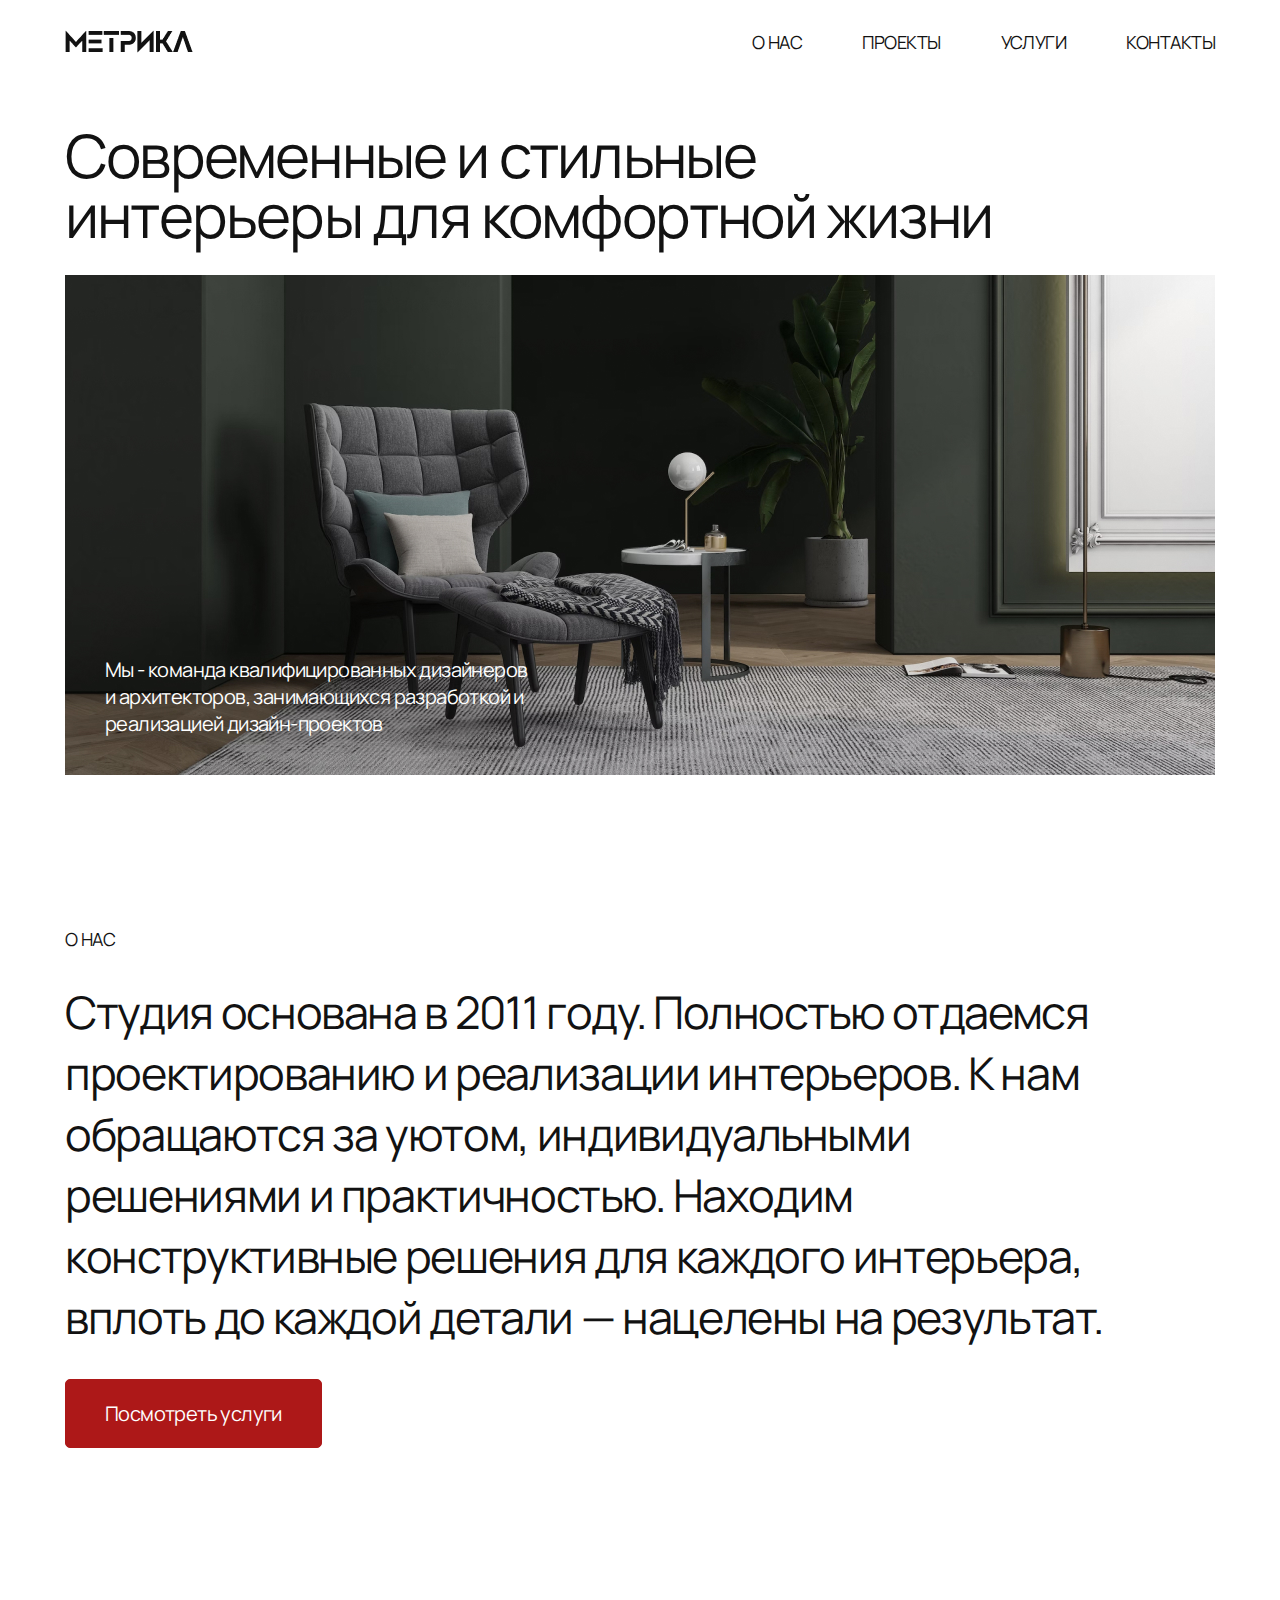
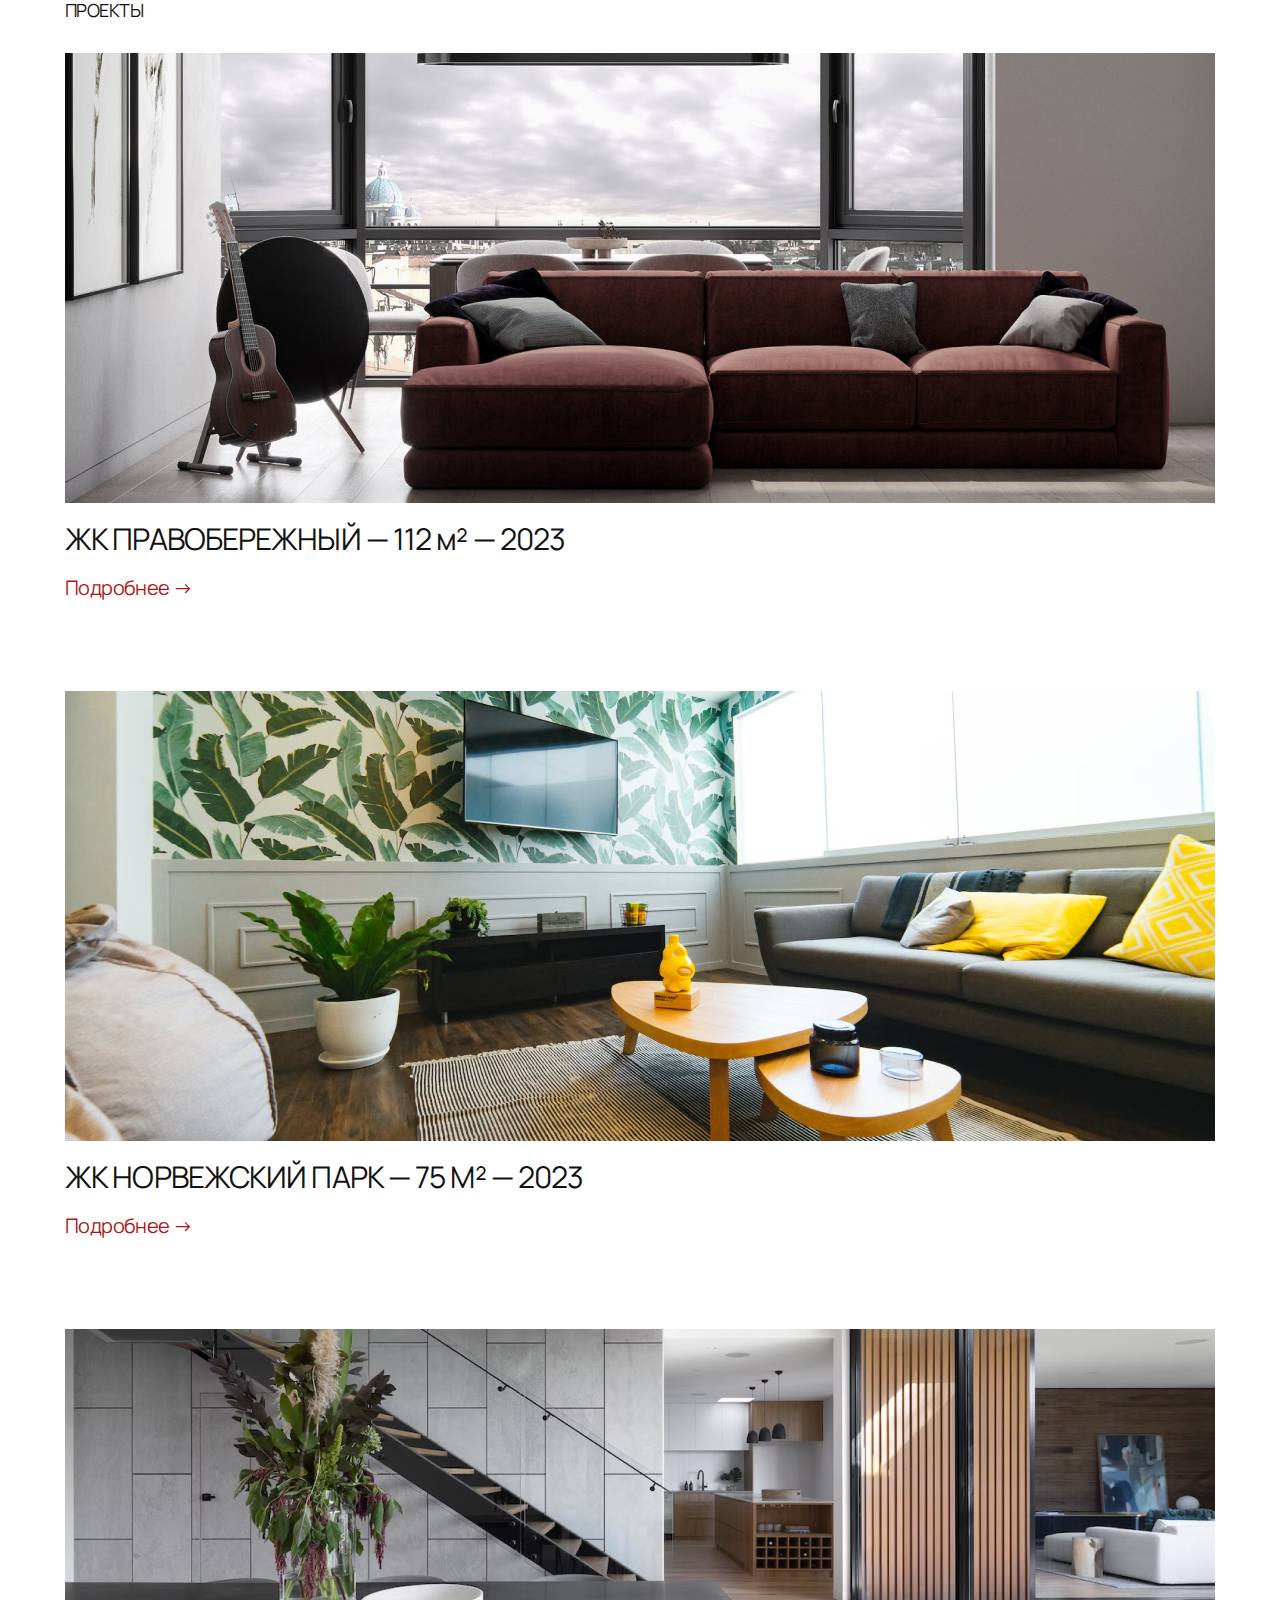
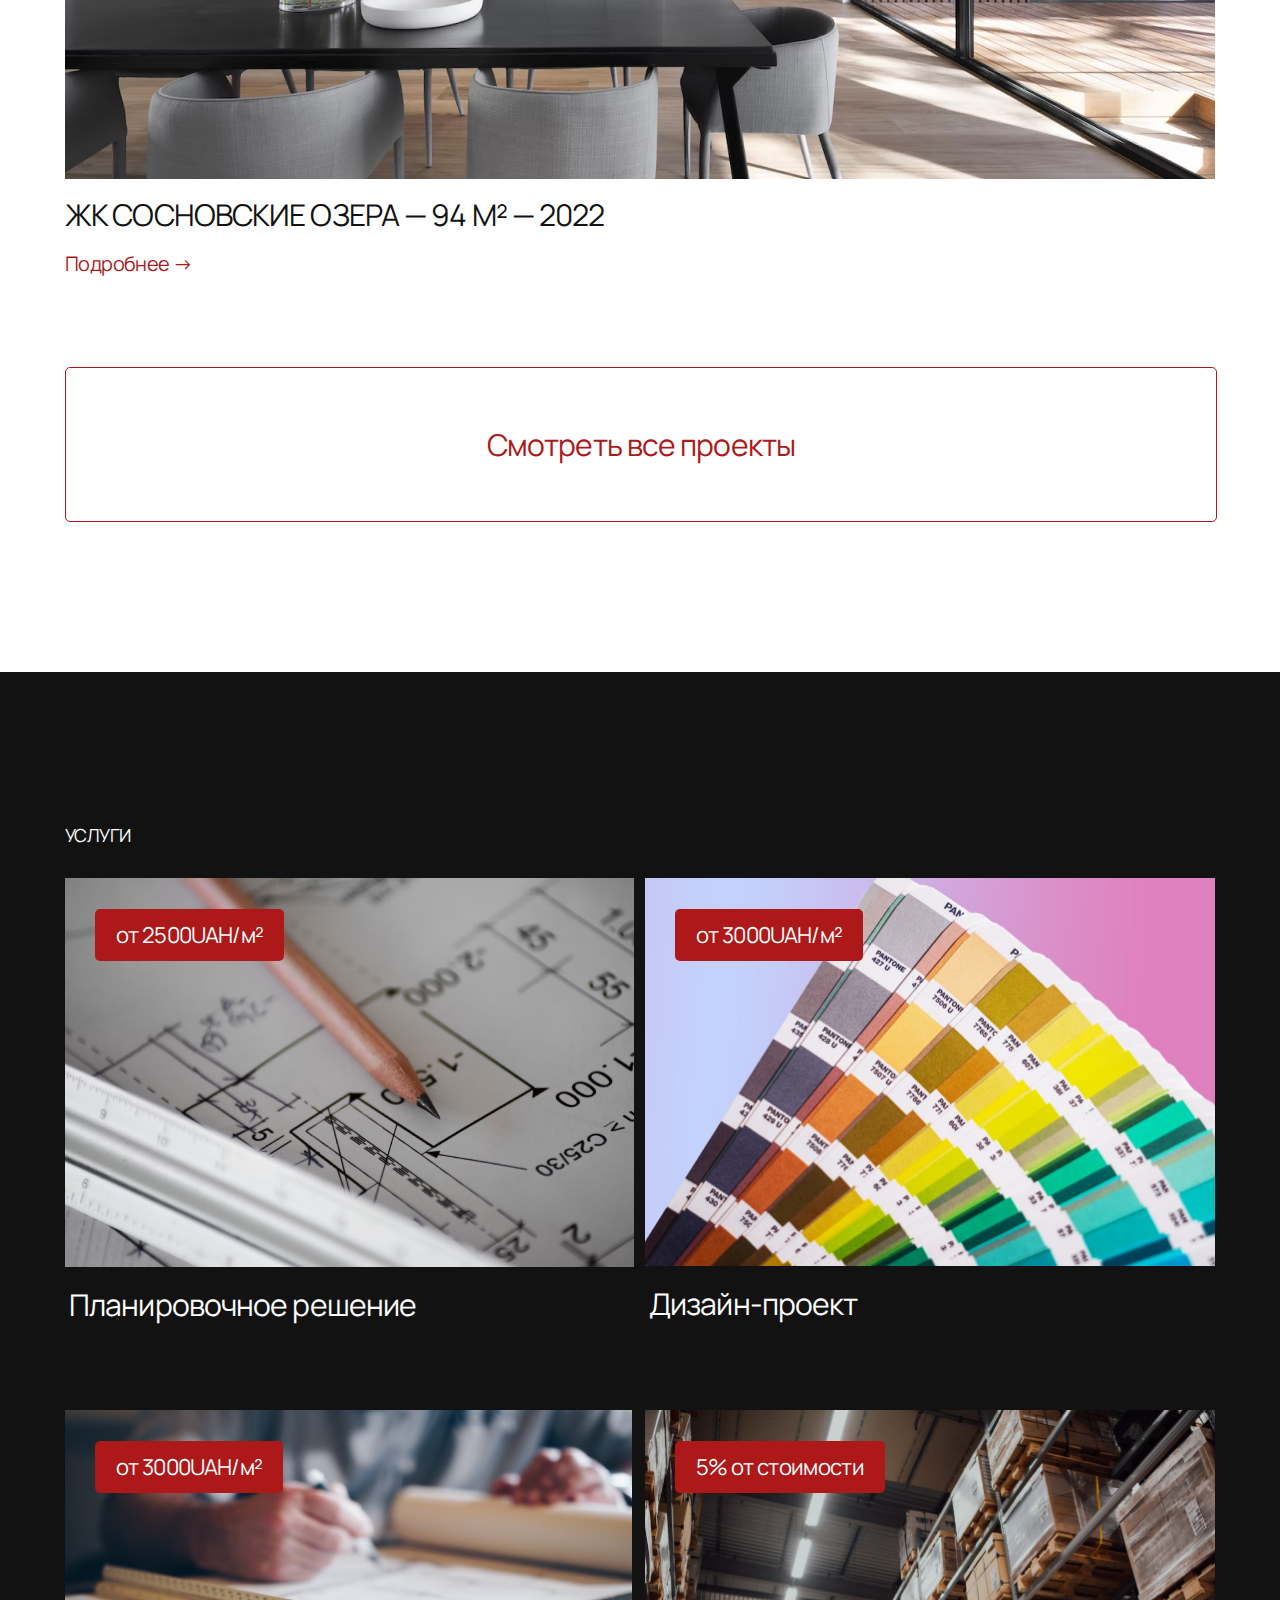
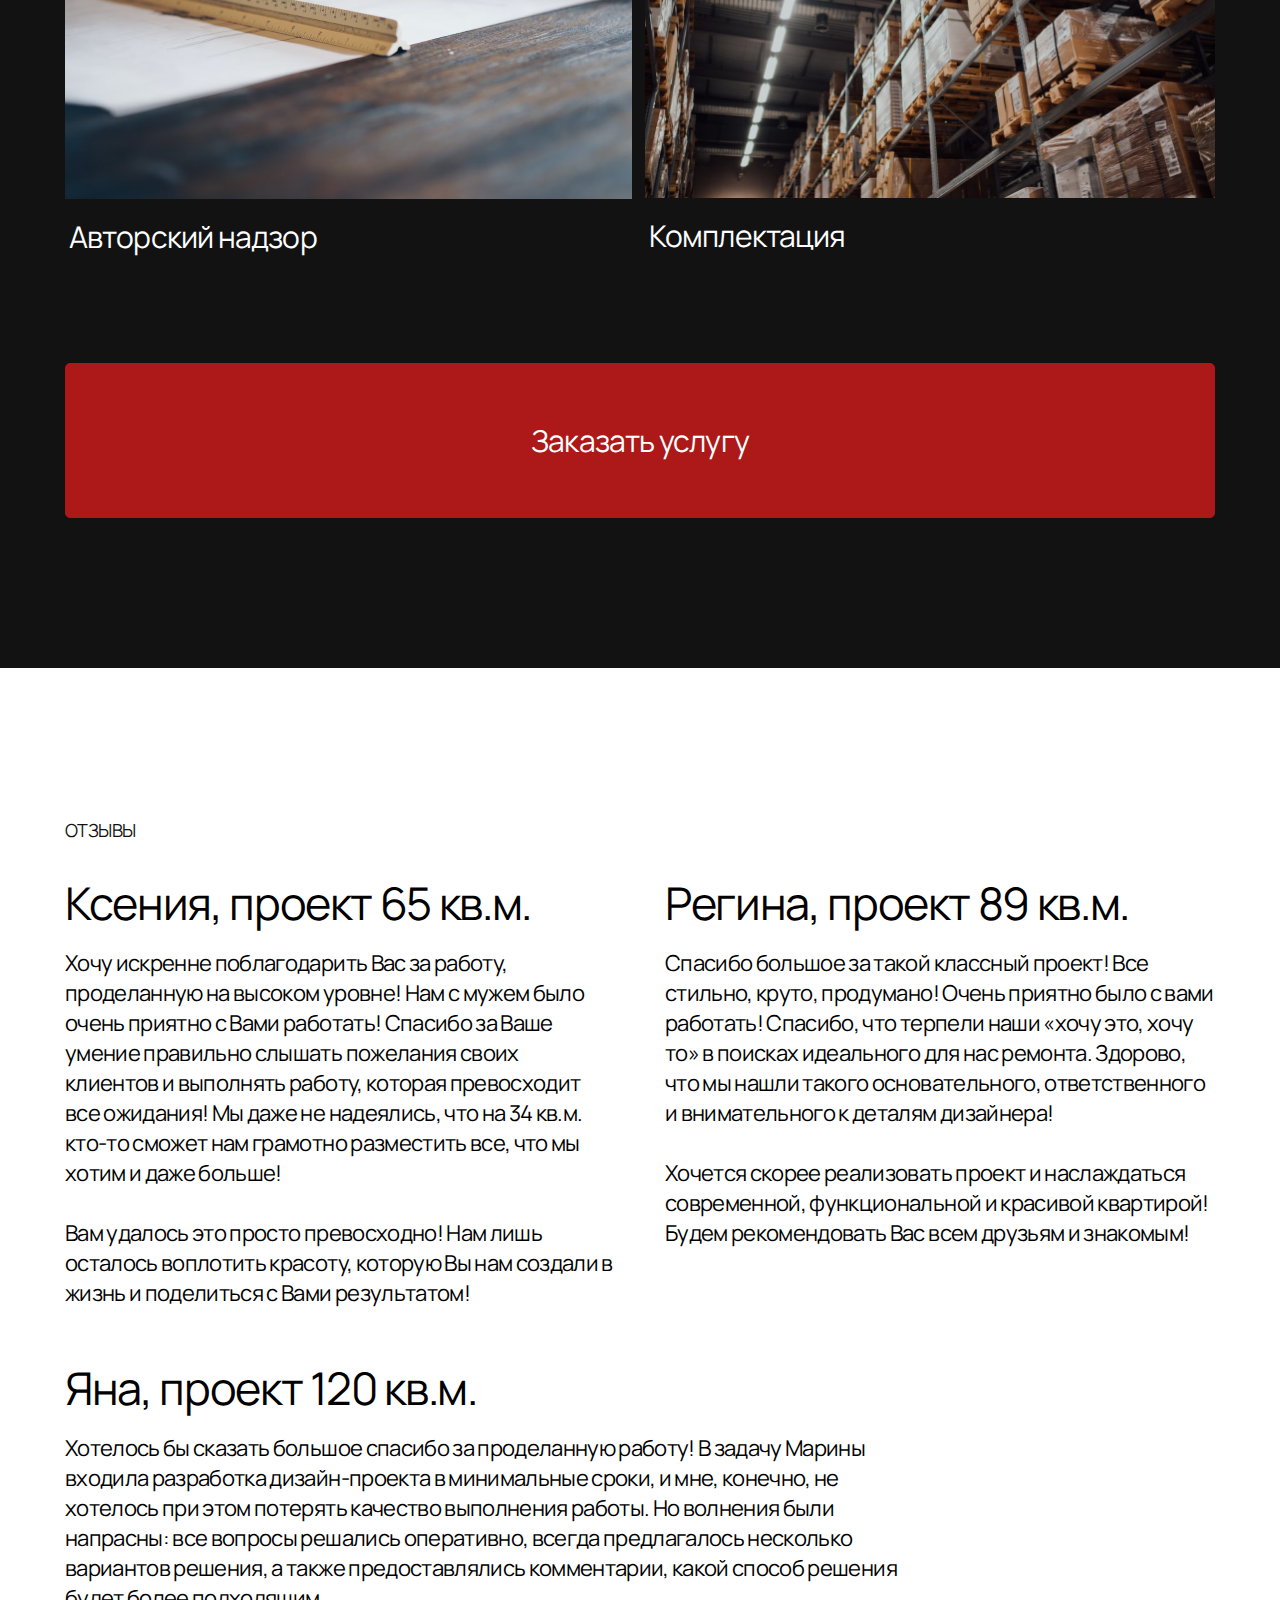
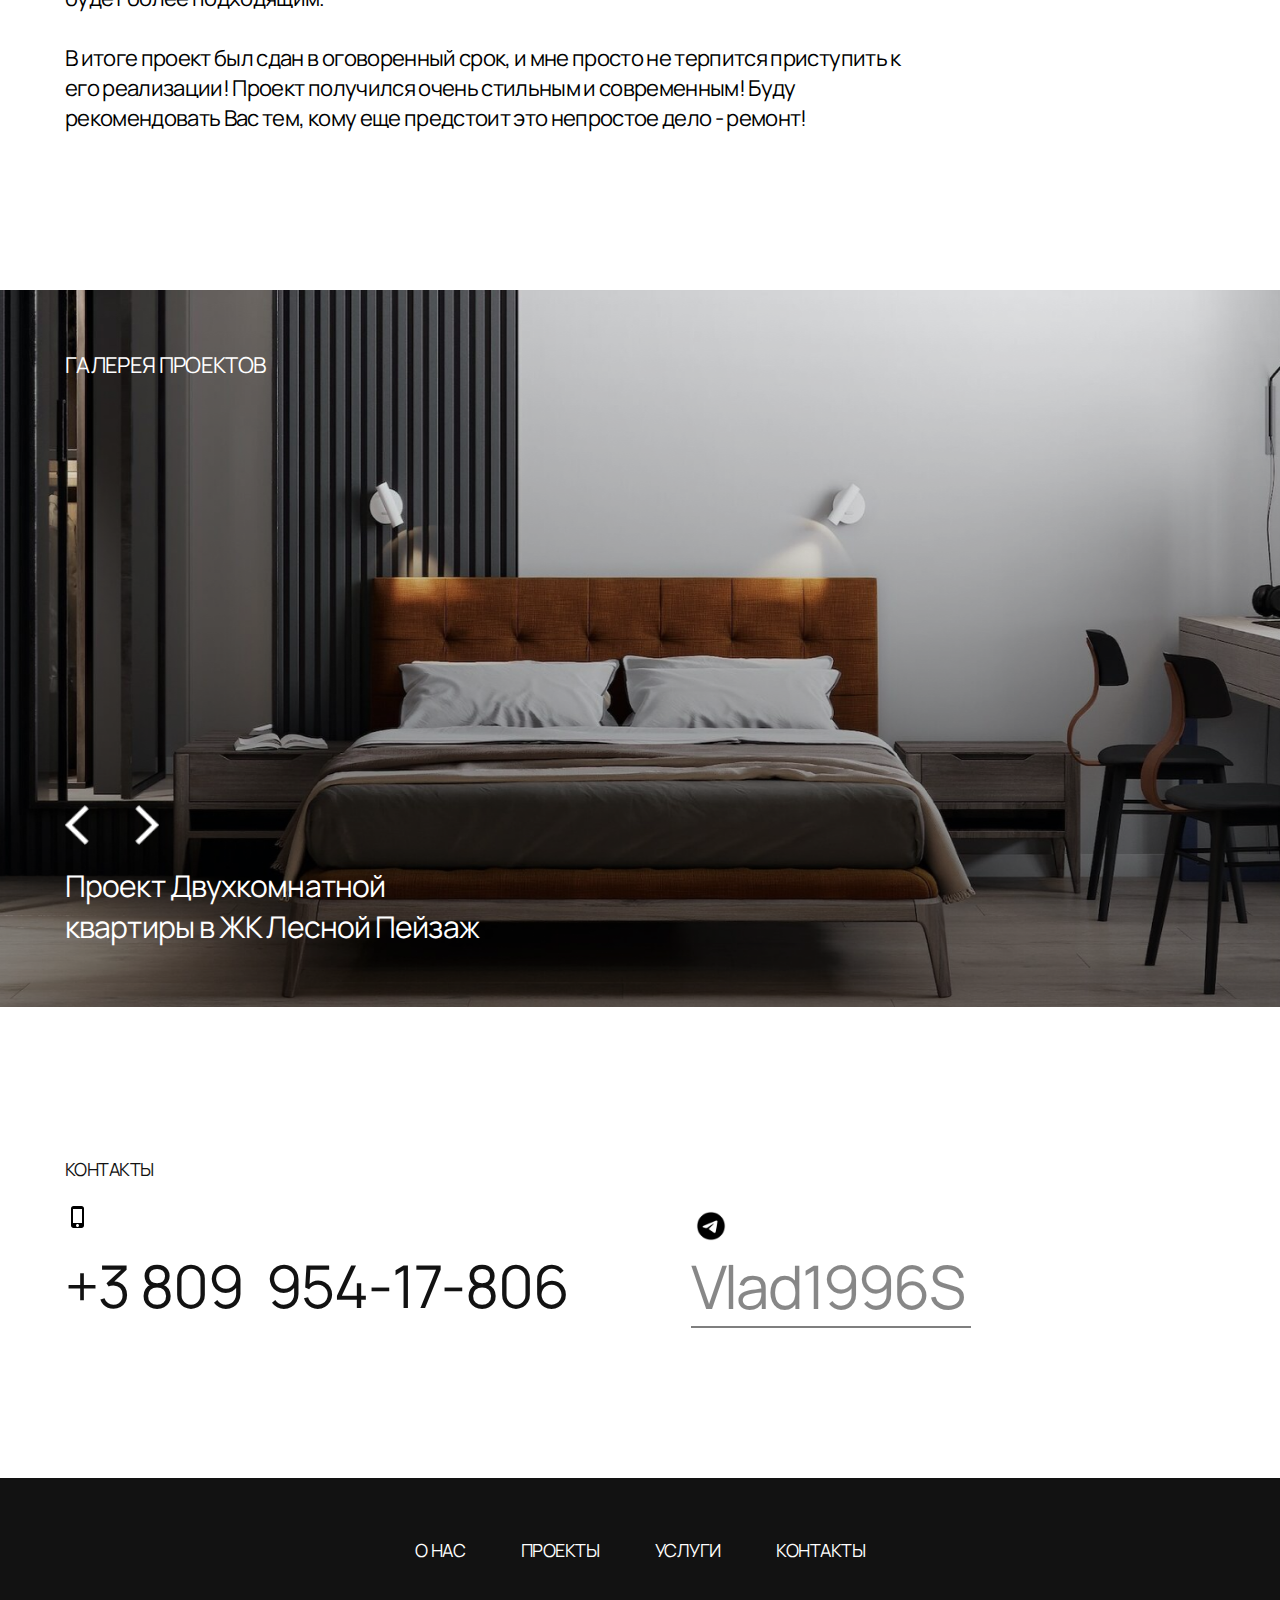
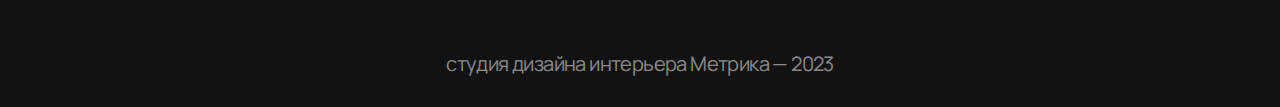
<file: index.html>
<!DOCTYPE html>
<html lang="en">
<head>
  <meta charset="UTF-8">
  <meta http-equiv="X-UA-Compatible" content="IE=edge">
  <meta name="viewport" content="width=device-width, initial-scale=1.0">
  <title>Metrika</title>

  <link rel="shortcut icon" href="img/favicon.png" type="image/x-icon">
  <link rel="stylesheet" href="styles/reset.css">

  <link rel="preconnect" href="https://fonts.googleapis.com">
  <link rel="preconnect" href="https://fonts.gstatic.com" crossorigin>
  <link href="https://fonts.googleapis.com/css2?family=Manrope&display=swap" rel="stylesheet">

  <link rel="stylesheet" href="styles/main.css">
</head>
  <body>
    
    <!--nav start-->
    <header class="header">
      <div class="header__container container">
        <div class="header__inner">
          <div class="header__logo">
            <img 
            class="header__img" 
            src="img/Метрика .png" 
            alt="Иконка бренда метрика состоящая из слова Метрика">
          </div>          
          <nav class="header__nav">
            <ul class="header__nav-lists">
              <li class="header__nav-list">
                <a class="nav__link" href="#about__us-container">О НАС</a>
              </li>
              <li class="header__nav-list">
                <a class="nav__link" href="#projects__section">ПРОЕКТЫ</a>
              </li>
              <li class="header__nav-list">
                <a class="nav__link" href="#services__section">УСЛУГИ</a>
              </li>
              <li class="header__nav-list">
                <a class="nav__link" href="#contacts__section">КОНТАКТЫ</a>
              </li>
            </ul>            
          </nav>
          <button class="js-burger-btn burger-btn_open"></button>
        </div>
      </div>
    </header>

    <div class="js-burger burger">
      <div class="burger__content">
        <div class="header__logo-burger">
          <img 
          class="header__img" 
          src="img/Метрика .png" 
          alt="Иконка бренда метрика состоящая из слова Метрика">
        </div>
        <button class="js-burger-btn-close burger-btn_close">
          <img  class="burger-btn_close-img" src="img/burger-cross-close.png" alt="">
        </button> 
        <nav class="header__nav-burger">
          <ul class="header__nav-burger-lists">
            <li class="header__nav-burger-list">
              <a class="nav__burger-link" href="#about__us-container">О НАС</a>
            </li>
            <li class="header__nav-list">
              <a class="nav__burger-link" href="#projects__section">ПРОЕКТЫ</a>
            </li>
            <li class="header__nav-list">
              <a class="nav__burger-link" href="#services__section">УСЛУГИ</a>
            </li>
            <li class="header__nav-list">
              <a class="nav__burger-link" href="#contacts__section">КОНТАКТЫ</a>
            </li>
          </ul> 
        </nav>
        <div class="js-burger__content header-burger__contacts">
          <p class="burger__contacts-text">для связи:</p>
          <div class="burger__contacts-phone"><a href="tel:+79358954535">+7 935&nbsp; 895-45-35</a></div>
          <div class="burger__contacts-email"><a href="https://t.me/Vlad1996S" target="_blank">Vlad1996S</a></div>
        </div>
      </div>
    </div>
    <!--nav finish--> 

  <main class="main">
    <div class="whitespace__section">
      <div class="intro__container">
        <h1 class="intro__title">Современные и стильные интерьеры для комфортной жизни</h1>
        <div class="intro__pictures">
          <picture>
            <source media="(max-width:767px)" srcset="img/design-350x304.png" type="image/png">
            <source media="(max-width:1199px)" srcset="img/design-928x400.png" type="image/png">
            <img src="img/design-1150x500.jpg" alt="modern loft gray design of flat" class="about__us-img">
          </picture>
        </div>
        <div class="intro__description">
            <p>Мы - команда квалифицированных дизайнеров и архитекторов, 
            занимающихся разработкой и реализацией дизайн-проектов</p>
        </div>
      </div>    

      <!--content__about-us start-->
      <div class="about__us-container button__margin " id="about__us-container">
        <h2 class="about__us-title title">О нас</h2>
        <p class="about__us-text">Студия основана в 2011 году. Полностью отдаемся проектированию и реализации интерьеров.
                К нам обращаются за уютом, индивидуальными решениями и практичностью. 
                Находим конструктивные решения для каждого интерьера, вплоть до каждой детали — нацелены на результат.
        </p>
          <a class="services__button-btn full-width-btn small-width-btn" href="#services__section">Посмотреть услуги</a>
      </div>
      <!--content__about-us finish-->
    
      <!--projects-items start-->
      <div class="project__section">
        <div class="project__container button__margin " id="projects__section">
          <h2 class="project__list-title title">Проекты</h2>
          <ul class="projects__lists">
          
            <li class="project__item">
              <picture>
                <source media="(max-width:767px)" srcset="img/sofa-350x250.png" type="image/png">
                <source media="(max-width:1199px)" srcset="img/sofa-928x400.png" type="image/png">
                <img class="project__img" src="img/sofa-1150x450.png" alt="big light room with window on whole wall, red lof sofa and giutar">
              </picture>
              <h3 class="project__title">ЖК ПРАВОБЕРЕЖНЫЙ — 112 м² — 2023</h3>
              <a class="project__link" href="maintenance.html">Подробнее →</a>
            </li>
                  
            <li class="project__item">
              <picture>
                <source media="(max-width:767px)" srcset="img/norway-350x250.png" type="image/png">
                <source media="(max-width:1199px)" srcset="img/norway-928x400.png" type="image/png">
                <img class="project__img" src="img/norway-1150x450.png" alt="light room in norway design style, wooden tables, TV on wall, soft sofa">
              </picture>
              <h3 class="project__title">ЖК НОРВЕЖСКИЙ ПАРК — 75 М² — 2023</h3>
              <a class="project__link" href="maintenance.html">Подробнее →</a>
            </li>
                        
            <li class="project__item">
              <picture>
                <source media="(max-width:767px)" srcset="img/lake-350x250.png" type="image/png">
                <source media="(max-width:1199px)" srcset="img/lake-928x400.png" type="image/png">
                <img class="project__img" src="img/lake-1150x450.png" alt="ЖК СОСНОВСКИЕ ОЗЕРА">
              </picture>
              <h3 class="project__title">ЖК СОСНОВСКИЕ ОЗЕРА — 94 М² — 2022</h3>
              <a class="project__link" href="maintenance.html">Подробнее →</a>
            </li>
          </ul>
            <a class="projects__button-btn full-width-btn full-width-btn-extension" href="#projects__section">Смотреть все проекты</a>
        </div>
      </div>
    </div>
    <!--projects-items finish-->

    <!--section services start-->
    <div class="services__section" id="services__section">
      <div class="services__container container">
        <div class="service__inner">
          <h2 class="service__list-title title">услуги</h2>
          <div class="service__list">
            <div class="service__item">
              <img class="service__img" src="img/planing.png" alt="Планировочное решение — от 2500₽/м²">
              <h3 class="service__text">Планировочное решение</h3>
              <div class="service__price">
                <p class="price__item">от 2500UAH/м²</p>
              </div>
            </div>
    
            <div class="service__item">
              <img class="service__img" src="img/design-project.png" alt="Дизайн-проект — от 3000₽/м²">
              <h3 class="service__text">Дизайн-проект</h3>
              <div class="service__price">
                <p class="price__item">от 3000UAH/м²</p>
              </div>
            </div>
    
            <div class="service__item">              
              <img class="service__img" src="img/design.png" alt="Авторский надзор — от 30 000₽ в месяц">
              <h3 class="service__text">Авторский надзор</h3>
              <div class="service__price">
                <p class="price__item">от 3000UAH/м²</p>
              </div>
            </div>
    
            <div class="service__item">
              <img class="service__img" src="img/equipment.png" alt="Комплектация — 5% от стоимости спецификации">
              <h3 class="service__text">Комплектация</h3>
              <div class="service__price">
                <p class="price__item">5% от стоимости</p>
              </div>
            </div>
          </div>
          <div class="js-btn service__button">
            <button class="service__button-btn full-width-btn full-width-btn-reverse">Заказать услугу</button>
          </div>
          <div class="js-popup popup">
            <div class="js-popup__content popup__content">
              <div class="popup__title">Заказать услугу</div>
              <div class="popup__text">Заполните форму, мы свяжемся с вами в течение суток</div>
              <form class="popup__input" autocomplete="on">
                <input class="input" type="text" name="name" placeholder="Имя">
                <input class="input" type="email" name="email" placeholder="Электронная почта">
                <input class="input" type="tel" name="tel" placeholder="Номер телефона">
              </form>
              <div class="js-popup__close-btn popup__close-btn"></div>
              <div class="popup__send">
                <button class="popup__send-btn medium-width-btn">Отправить</button>
              </div>
            </div>
          </div>
        </div>
      </div>
    </div>
    <!--section services finish-->

    <!--section reviews start-->
   <div class="reviews__section">
      <div class="reviews__container container">
        <div class="reviews__inner">
          <h2 class="reviews__title title">Отзывы</h2>
          <div class="reviews__row">
            <div class="review__col">
              <h3 class="review__subtitle">Ксения, проект 65 кв.м.</h3>
              <p class="review__description">Хочу искренне поблагодарить Вас за работу, проделанную на высоком уровне! 
                Нам с мужем было очень приятно с Вами работать! 
                Спасибо за Ваше умение правильно слышать пожелания 
                своих клиентов и выполнять работу, которая превосходит все ожидания! 
                Мы даже не надеялись, что на 34 кв.м. кто-то сможет нам грамотно разместить все, 
                что мы хотим и даже больше!
                <br>
                <br>
                Вам удалось это просто превосходно! Нам лишь осталось воплотить красоту, 
                которую Вы нам создали в жизнь и поделиться с Вами результатом!
              </p>
            </div>
            <div class="review__col">
              <h3 class="review__subtitle">Регина, проект 89 кв.м.</h3>
              <p class="review__description">Спасибо большое за такой классный проект!
                 Все стильно, круто, продумано! Очень приятно было с вами работать! 
                 Спасибо, что терпели наши «хочу это, хочу то» в поисках идеального для нас 
                 ремонта. Здорово, что мы нашли такого основательного, ответственного и 
                 внимательного к деталям дизайнера!
                 <br>
                 <br>
                 Хочется скорее реализовать проект и наслаждаться современной, 
                 функциональной и красивой квартирой! Будем рекомендовать
                  Вас всем друзьям и знакомым!
              </p>
            </div>
          </div>
          <div class="reviews__row big__row">
              <h3 class="review__subtitle">Яна, проект 120 кв.м.</h3>
              <p class="review__description">Хотелось бы сказать большое спасибо за 
                проделанную работу! В задачу Марины входила разработка дизайн-проекта в 
                минимальные сроки, и мне, конечно, не хотелось при этом потерять качество 
                выполнения работы. Но волнения были напрасны: все вопросы решались 
                оперативно, всегда предлагалось несколько вариантов решения, 
                а также предоставлялись комментарии, какой способ решения будет 
                более подходящим.
                <br>
                <br>
                В итоге проект был сдан в оговоренный срок, и мне просто не 
                терпится приступить к его реализации! Проект получился очень 
                стильным и современным! Буду рекомендовать Вас тем, кому еще предстоит
                 это непростое дело - ремонт!
              </p>
          </div>
        </div>
      </div>
    </div>
    <!--section reviews finish-->

    <!--project__flat start-->
    <div class="gallery__section">
        <div class="gallery__inner">
          <div class="gallery__title-wrapper">
            <div class="gallery__container">
              <h2 class="gallery__title">ГАЛЕРЕЯ ПРОЕКТОВ</h2>
            </div>
          </div>
          <div class="gallery__slides">
            <div class="gallery__slide gallery__slide_active">
              <img  class="gallery__image" src="img/gallery-img-1.png" alt="">
              <div class="gallery__description-wrapper">
                <div class="gallery__container">
                  <p class="gallery__description">Проект  Двухкомнатной квартиры в ЖК Лесной Пейзаж</p>
                </div>
              </div>
            </div>
            <div class="gallery__slide">
              <img  class="gallery__image" src="img/gallery-img-2.png" alt="">
              <div class="gallery__description-wrapper">
                <div class="gallery__container">
                  <p class="gallery__description">Проект гостиной в ЖК Маяк</p>
                </div>
              </div>
            </div>
            <div class="gallery__slide">
              <img  class="gallery__image" src="img/gallery-img-3.png" alt="">
              <div class="gallery__description-wrapper">
                <div class="gallery__container">
                  <p class="gallery__description">Визуализация кухни-гостиной в частном доме</p>
                </div>
              </div>
            </div>
            <div class="gallery__slide ">
              <img  class="gallery__image" src="img/gallery-img-4.png" alt="">
              <div class="gallery__description-wrapper">
                <div class="gallery__container">
                  <p class="gallery__description">Проект кухни в скандинавском стиле для ЖК Северный Ветер</p>
                </div>
              </div>
            </div>
          </div>
          <div class="gallery__controller-wrapper">
            <div class="gallery__container">
              <div class="gallery__controller">
                <button class="gallery__control-prev"></button>
                <button class="gallery__control-next"></button>
              </div>
            </div>
          </div>
        </div>
    </div>
      <!--project__flat finish-->
      
      <!--container__contacts start-->
      <div class="contacts__section" id="contacts__section">
        <div class="contacts__container container">
          <div class="contacts__inner">
            <h2 class="contacts__title">контакты</h2>
            <div class="contacts__row">
              <div class="contacts__col">
                <div class="contacts__number"><a href="tel:+380995417806">+3 809&nbsp; 954-17-806</a></div>
              </div>
              <div class="contacts__col">
                <div class="contacts__email"><a href="https://t.me/Vlad1996S" target="_blank">Vlad1996S</a></div>
              </div>              
            </div>
          </div>
        </div>
      </div>
      <!--contacts__container finish-->
  </main>

    <!--container__footer start-->
    <footer class="footer__section" id="footer__section">
      <div class="footer__container container">
        <nav class="footer__nav">
          <ul class="footer__lists">
            <li class="footer__list">
              <a class="footer__link" href="#about__us-container">о нас</a>
            </li>
            <li class="footer__list">
              <a class="footer__link" href="#projects__section">проекты</a>
            </li>
            <li class="footer__list">
              <a class="footer__link" href="#services__section">услуги</a>
            </li>
            <li class="footer__list">
              <a class="footer__link" href="#contacts__section">контакты</a>
            </li>
          </ul>          
        </nav>
        <p class="footer__text">студия дизайна интерьера Метрика — 2023</p>
      </div>
    </footer>
  
    <!--footer finish-->
    <script src="scripts/burger.js"></script>
    <script src="scripts/popup.js"></script>
    <script src="scripts/gallery.js"></script>
    
  </body>
</html>
</file>
<file: styles/main.css>
/*styles for index.html start*/
@import "../styles/header.css";
@import "../styles/intro.css";
@import "../styles/about-us.css";
@import "../styles/projects.css";
@import "../styles/services.css";
@import "../styles/popup.css";
@import "../styles/input.css";
@import "../styles/order.css";
@import "../styles/reviews.css";
@import "../styles/gallery.css";
@import "../styles/contacts.css";
@import "../styles/footer.css";
@import "../styles/maintenance.css";
@import "../styles/buttons.css";


html {
  scroll-behavior: smooth;
}
body {
  margin: 0 auto;
  max-width: 100%;
  font-family: 'Manrope', courier, monospace;
  background: #ffffff;
  font-style: normal;
  font-weight: 400;
}
h1,
h2,
h3,
p,
a,
.nav__link,
button {
  letter-spacing: -0.03em;
  font-family: inherit;
  cursor: pointer;
  padding: 0;
}
.container {
  margin: 0 auto;
  max-width: 1150px;
}
.button__margin {
  margin-bottom: 150px;
}
@media (max-width: 1199px) {
  .container {
    margin-bottom: 120px;
    padding: 0 15px;
  }
  .button__margin {
    margin-bottom: 120px;
  }
}
@media (max-width: 767px) {
  .container {
    margin-bottom: 80px;
    padding: 0 13px;
  }
  .button__margin {
    margin-bottom: 80px;
  }
}
.title {
  margin-bottom: 30px;
  font-weight: 400;
  font-size: 18px;
  line-height: 25px;
  text-transform: uppercase;
  color: #121212;
}
@media (max-width: 767px) {
  .title {
    margin-bottom: 20px;
    font-size: 14px;
    line-height: 19px
  }
}
.whitespace__section {
  margin: 0 auto;
  max-width: 1150px;
  padding: 0 15px;
}
@media (max-width: 767px) {
  .whitespace__section {
    padding: 0 13px;
  }
}
.service__list-title {
  color: #FFFFFF;
}
</file>
